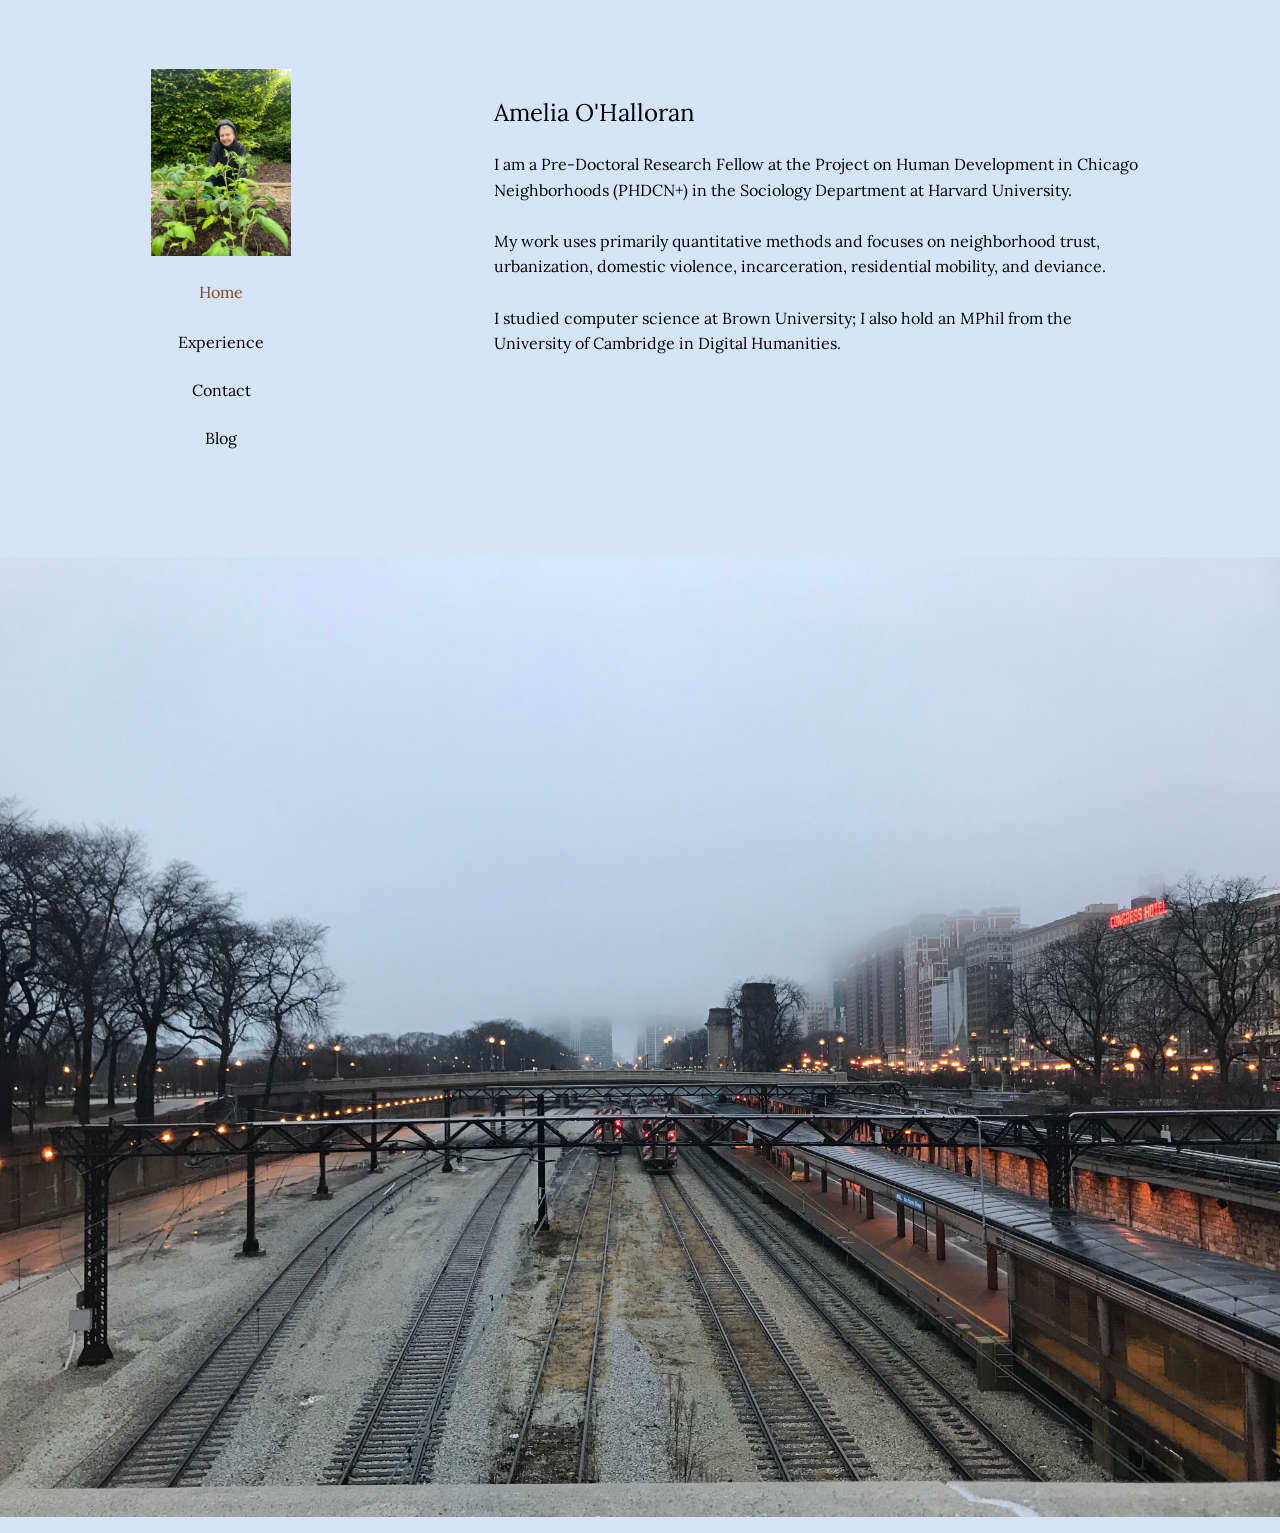
<file: index.html>
<!DOCTYPE html>
<html lang="en">
<head>
  <meta charset="UTF-8" />
  <meta name="viewport" content="width=device-width, initial-scale=1.0" />
  <title>Amelia O'Halloran</title>
  <link rel="stylesheet" href="/style.css">
</head>
<body>
  <div class="container">
    <aside class="sidebar">
      <img src="photo.jpg" alt="Amelia O'Halloran">
      <nav id="site-nav"></nav>
    </aside>

    <main>
      <section id="home" class="active">
        <h2>Amelia O'Halloran</h2>
        <p>
          I am a Pre-Doctoral Research Fellow at the Project on Human Development in Chicago Neighborhoods (PHDCN+) in the Sociology Department at Harvard University. 
          <br>
          <br>
          My work uses primarily quantitative methods and focuses on neighborhood trust, urbanization, domestic violence, incarceration, residential mobility, and deviance. 
          <br>
          <br>
          I studied computer science at Brown University; I also hold an MPhil from the University of Cambridge in Digital Humanities.
          

          
          

        </p>
      </section>

      <section id="experience">
        <h2>Employment</h2>
        <div class="item">
          <h3>Pre-Doctoral Research Fellow</h3>
          <h4>Harvard University Sociology Department: July 2024 - Present</h4>
          <p>I work as a Pre-Doctoral Fellow with Professor Robert Sampson on the Project for Human Development in Chicago Neighborhoods (PHDCN+). I worked closely with Professor Sampson on his upcoming book, Marked by Time (2026), including creating figures, editing chapters, and writing sections of the manuscript. I also contributed to and edited multiple published papers, gathered and analyzed data from multiple sources (PHDCN+ survey data, CDC data, Chicago Police Department data), and wrote grant reports and proposals. I am an organizer of Harvard's Urban Data Lab within the Sociology Department.</p>
        </div>
        <div class="item">
          <h3>Researcher</h3>
          <h4>University of Cambridge's Minderoo Centre for Technology and Democracy: October 2023 - July 2024</h4>
          <p>I worked as a Researcher with Sociology professor Gina Neff at the University of Cambridge. I performed expert interviews and literature reviews to write a whitepaper on AI risks for Responsible AI UK. I also independently led a research project mapping global Responsible AI groups to develop collaborative ties.</p>
        </div>
        <div class="item no-border">
          <h3>Digital Business Analyst</h3>
          <h4>McKinsey & Company: August 2021 – May 2023 </h4>
          <p>I focused on uplifting organizations’ cybersecurity, trust, and privacy, including the following projects:
            <ul>
              <li>Designated team lead, managing a team of analysts to develop and facilitate a cybersecurity strategy workshop for 15+ CISOs of major medical organizations.</li>
              <li>Guided a Taiwanese electronics manufacturer to implement cybersecurity initiatives to uplift customer safety. Wrote cybersecurity and privacy standards and procedures in English and Mandarin.</li>
              <li>Guided a leading global bank through a regulatory response to a federal cybersecurity inquiry.</li>
            </ul>
          </p>
        </div>
        <hr class="section-divider">

        <h2>Education</h2>
        <div class="item">
          <h3>Brown University</h3>
          <h4>B.Sc., Computer Science and East Asian Studies (double major): September 2017 – May 2021</h4>
        </div>
        <div class="item">
          <h3>University of Cambridge</h3>
          <h4>MPhil, Digital Humanities: September 2023 – May 2024</h4>
        </div>
      </section>

      <section id="projects">
        <h2>Projects</h2>
        <div class="item">
          <h3>Mapping Residential Mobility among PHDCN+ participants</h3>
          <h4>Created as a Pre-Doctoral Research Fellow with the Project on Human Development in Chicago Neighborhoods (PHDCN+)</h4>
          <p>Animated map of the residential mobility of PHDCN+ participants, from 1995 to 2024, based on survey waves, built using R.</p>
        <div class="more-text" style="display:none;">
          <p>
            Also presented on the <a href="https://sites.harvard.edu/phdcn/">PHDCN+ homepage.</a>
          </p>
          <img src="animated_map_Nov_11_2024.gif" alt="Animated map of PHDCN+ Participant residential movement" style="max-width:100%; margin-top:10px;">
        </div>
        <button class="see-more" data-open="false">See more</button>
      </div>
        <div class="item">
          <h3>Privacy Caselaw in the US and UK</h3>
          <h4>Created as part of the MPhil in Digital Humanities at the University of Cambridge</h4>
          <p>Textual analysis of privacy-related caselaw in the US and the UK, performed using Python and R. Full data pipeline and code can be found <a href="https://github.com/ameliaohalloran7/privacy-caselaw">here</a>.</p>
        <div class="more-text" style="display:none;">
          <p>
            I conducted a "distant reading" of privacy-related caselaw, first by using Python to extract the text of all cases from the US Supreme Court and the UK Supreme Court (or the UK House of Lords prior to 2009), then by using R to perform keyword-in-context analyses. The two figures below are sample outputs of this analysis, wherein I focus on the keywords of privacy-related caselaw in one country that are unique to privacy-related cases as opposed to non-privacy-related cases. This allows us to compare the privacy-specific topics and themes across the two jurisdictions, finding that the US had a more technological bent to privacy cases, whereas the UK's privacy orientation was typically that of journalistic and media-related questions. If you are interested in the additional outcomes of this analysis, such as the partisan nature of privacy in the US or the most common precedents invoked across jurisdictions, please email me.  
          </p>
          <p>
          <img src="caselaw_1.png" alt="Words that were most unique to privacy-related cases in the UK" style="max-width:100%; margin-top:10px;">
        </p>
          <p>
            <img src="caselaw_2.png" alt="Words that were most unique to privacy-related cases in the UK" style="max-width:100%; margin-top:10px;">
          </p>
        </div>
        <button class="see-more" data-open="false">See more</button>
      </div>

        
      

        <div class="item">
          <h3>More projects coming soon!</h3>
          
        </div>
      </section>

      <section id="contact">
        <h2>Contact</h2>
        <p>Email: <a href="mailto:ameliaohalloran7@gmail.com">ameliaohalloran7@gmail.com</a></p>
      </section>

      <footer></footer>
    </main>
  </div>

  <script src="/nav.js"></script>
  <script>
    // nav.js runs synchronously and has already populated #site-nav
    const buttons = document.querySelectorAll('.tab-button');
    const sections = document.querySelectorAll('section');

    buttons.forEach(button => {
      button.addEventListener('click', () => {
        buttons.forEach(btn => btn.classList.remove('active'));
        button.classList.add('active');

        const target = button.dataset.tab;
        sections.forEach(section => {
          section.classList.toggle('active', section.id === target);
        });

        document.querySelector('main').scrollTo({ top: 0, behavior: 'smooth' });
      });
    });

    const initialHash = window.location.hash.slice(1);
    if (initialHash) {
      const hashButton = document.querySelector(`.tab-button[data-tab="${initialHash}"]`);
      if (hashButton) hashButton.click();
    }
  </script>
  <script>
  const expandButtons = document.querySelectorAll(".see-more");

  expandButtons.forEach(btn => {
    btn.addEventListener("click", () => {
      const moreText = btn.previousElementSibling; 
      const isOpen = btn.getAttribute("data-open") === "true";

      if (isOpen) {
        moreText.style.display = "none";
        btn.textContent = "See more";
        btn.setAttribute("data-open", "false");
      } else {
        moreText.style.display = "block";
        btn.textContent = "See less";
        btn.setAttribute("data-open", "true");
      }
    });
  });
</script>
<img src="IMG_7152.jpg" alt="Decorative bottom photo" class="bottom-photo">


</body>
</html>
</file>
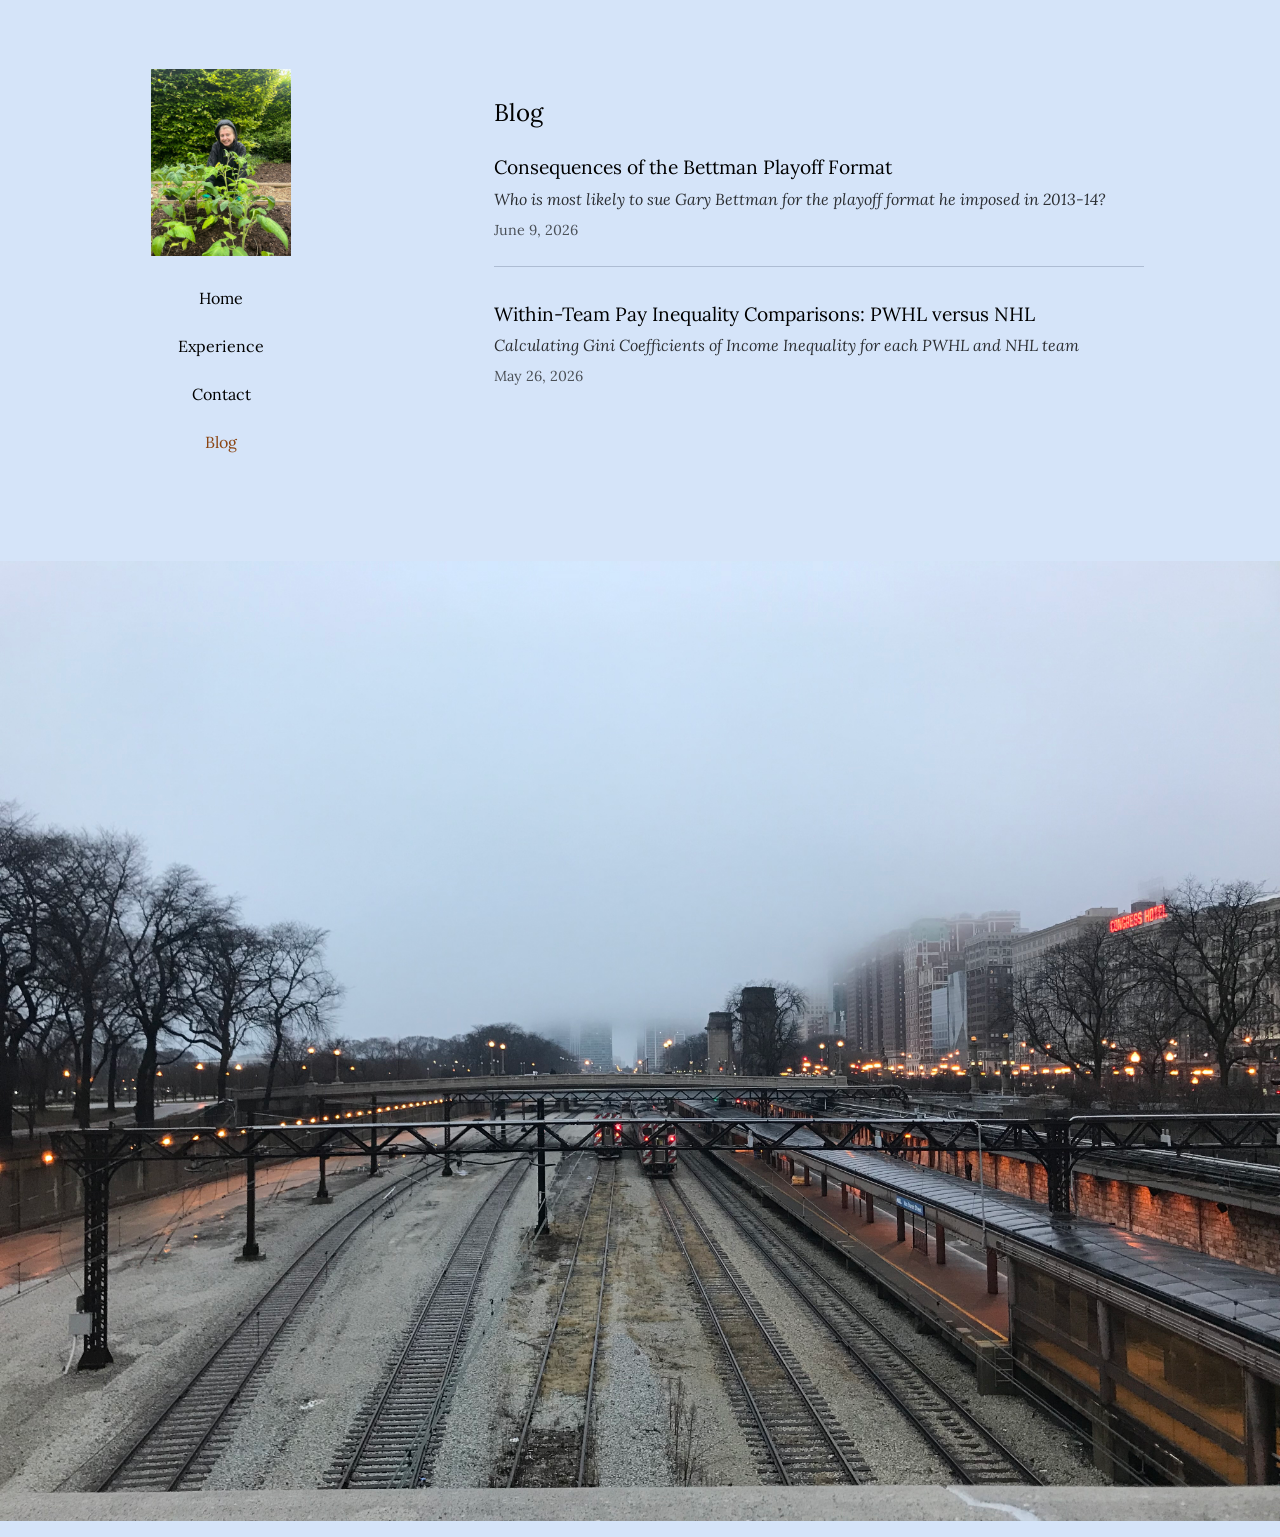
<file: blog/index.html>
<!DOCTYPE html>
<html lang="en">
<head>
  <meta charset="UTF-8" />
  <meta name="viewport" content="width=device-width, initial-scale=1.0" />
  <title>Blog – Amelia O'Halloran</title>
  <link rel="stylesheet" href="/style.css">
</head>
<body>
  <div class="container">
    <aside class="sidebar">
      <a href="/"><img src="/photo.jpg" alt="Amelia O'Halloran"></a>
      <nav id="site-nav"></nav>
    </aside>

    <main>
      <h2>Blog</h2>

      <!-- Add new posts here, most recent first. Copy the block below. -->
      <div class="post-item">
        <h3><a href="/blog/2/">Consequences of the Bettman Playoff Format</a></h3>
        <h4>Who is most likely to sue Gary Bettman for the playoff format he imposed in 2013-14?</h4>
        <p class="post-date">June 9, 2026</p>
      </div>

      <div class="post-item">
        <h3><a href="/blog/1/">Within-Team Pay Inequality Comparisons: PWHL versus NHL</a></h3>
        <h4>Calculating Gini Coefficients of Income Inequality for each PWHL and NHL team</h4>
        <p class="post-date">May 26, 2026</p>
      </div>

      <footer></footer>
    </main>
  </div>

  <script src="/nav.js"></script>
  <img src="/IMG_7152.jpg" alt="Decorative bottom photo" class="bottom-photo">
</body>
</html>
</file>
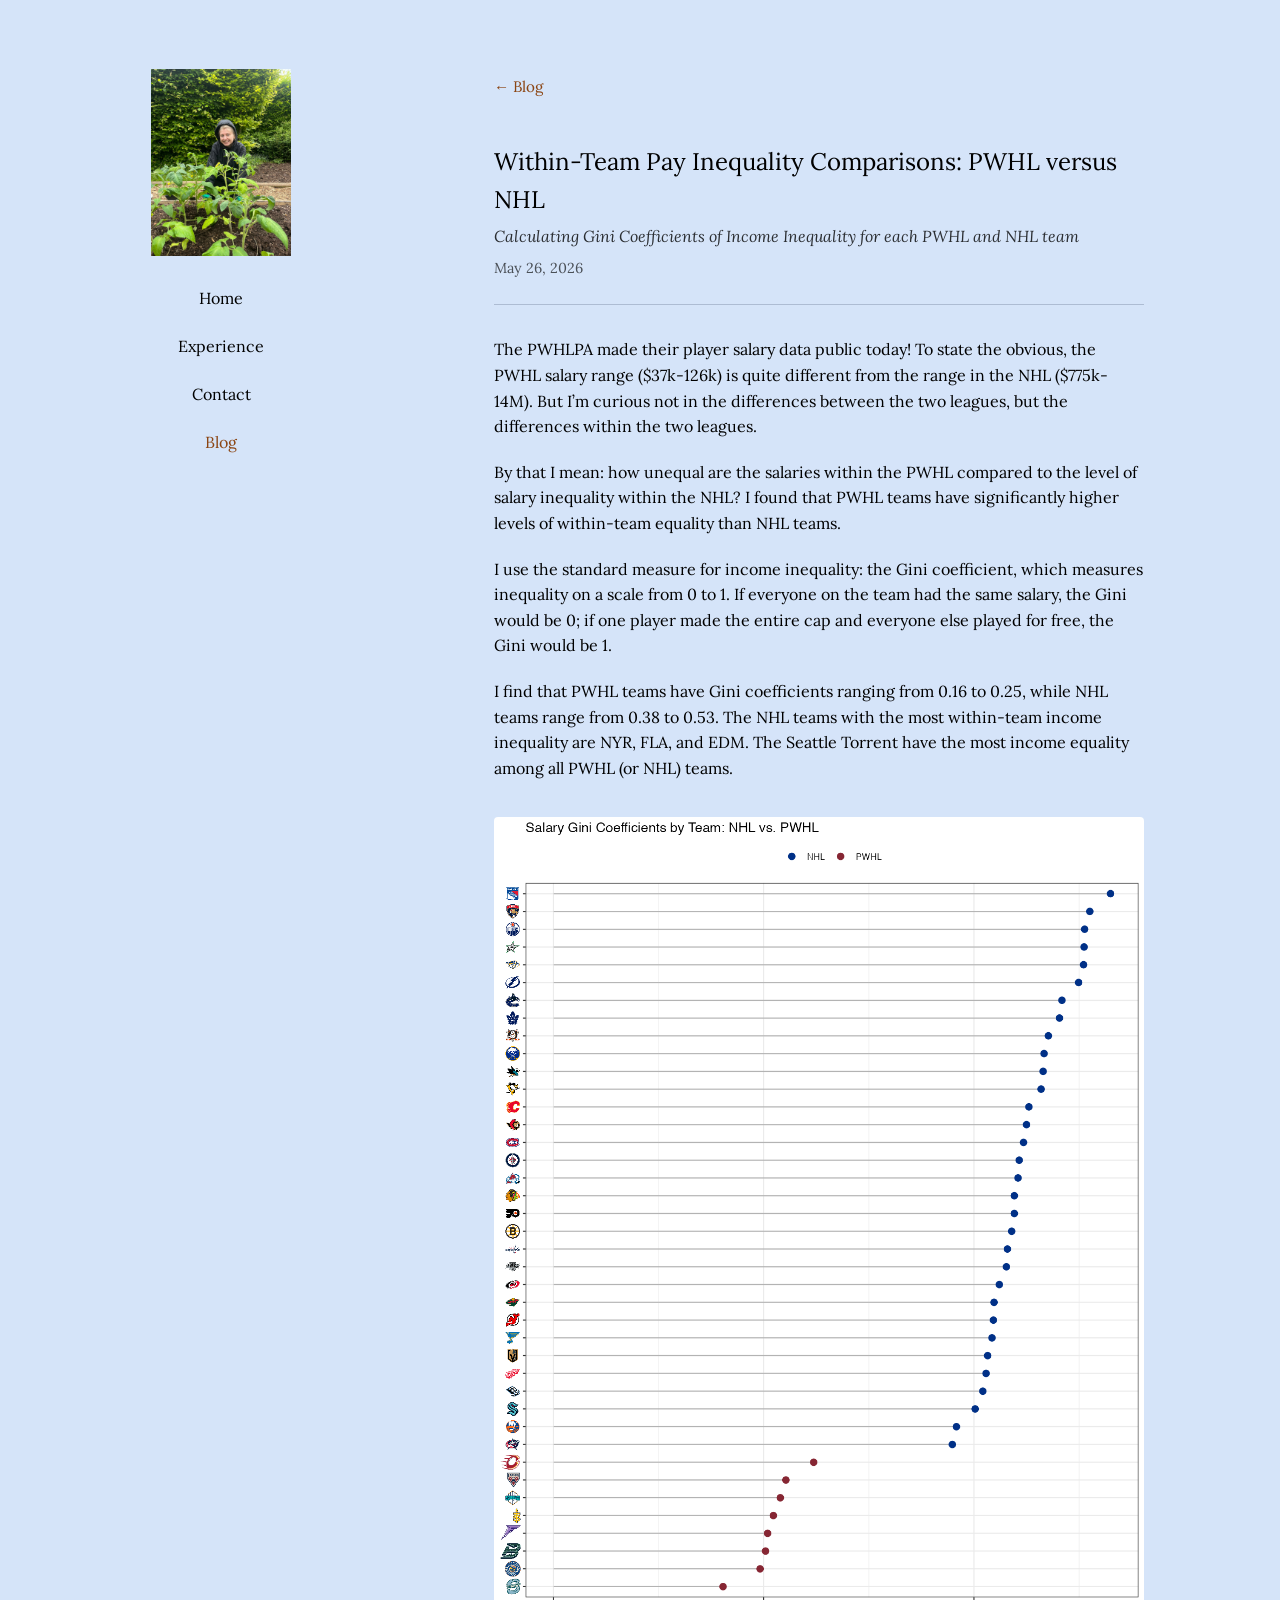
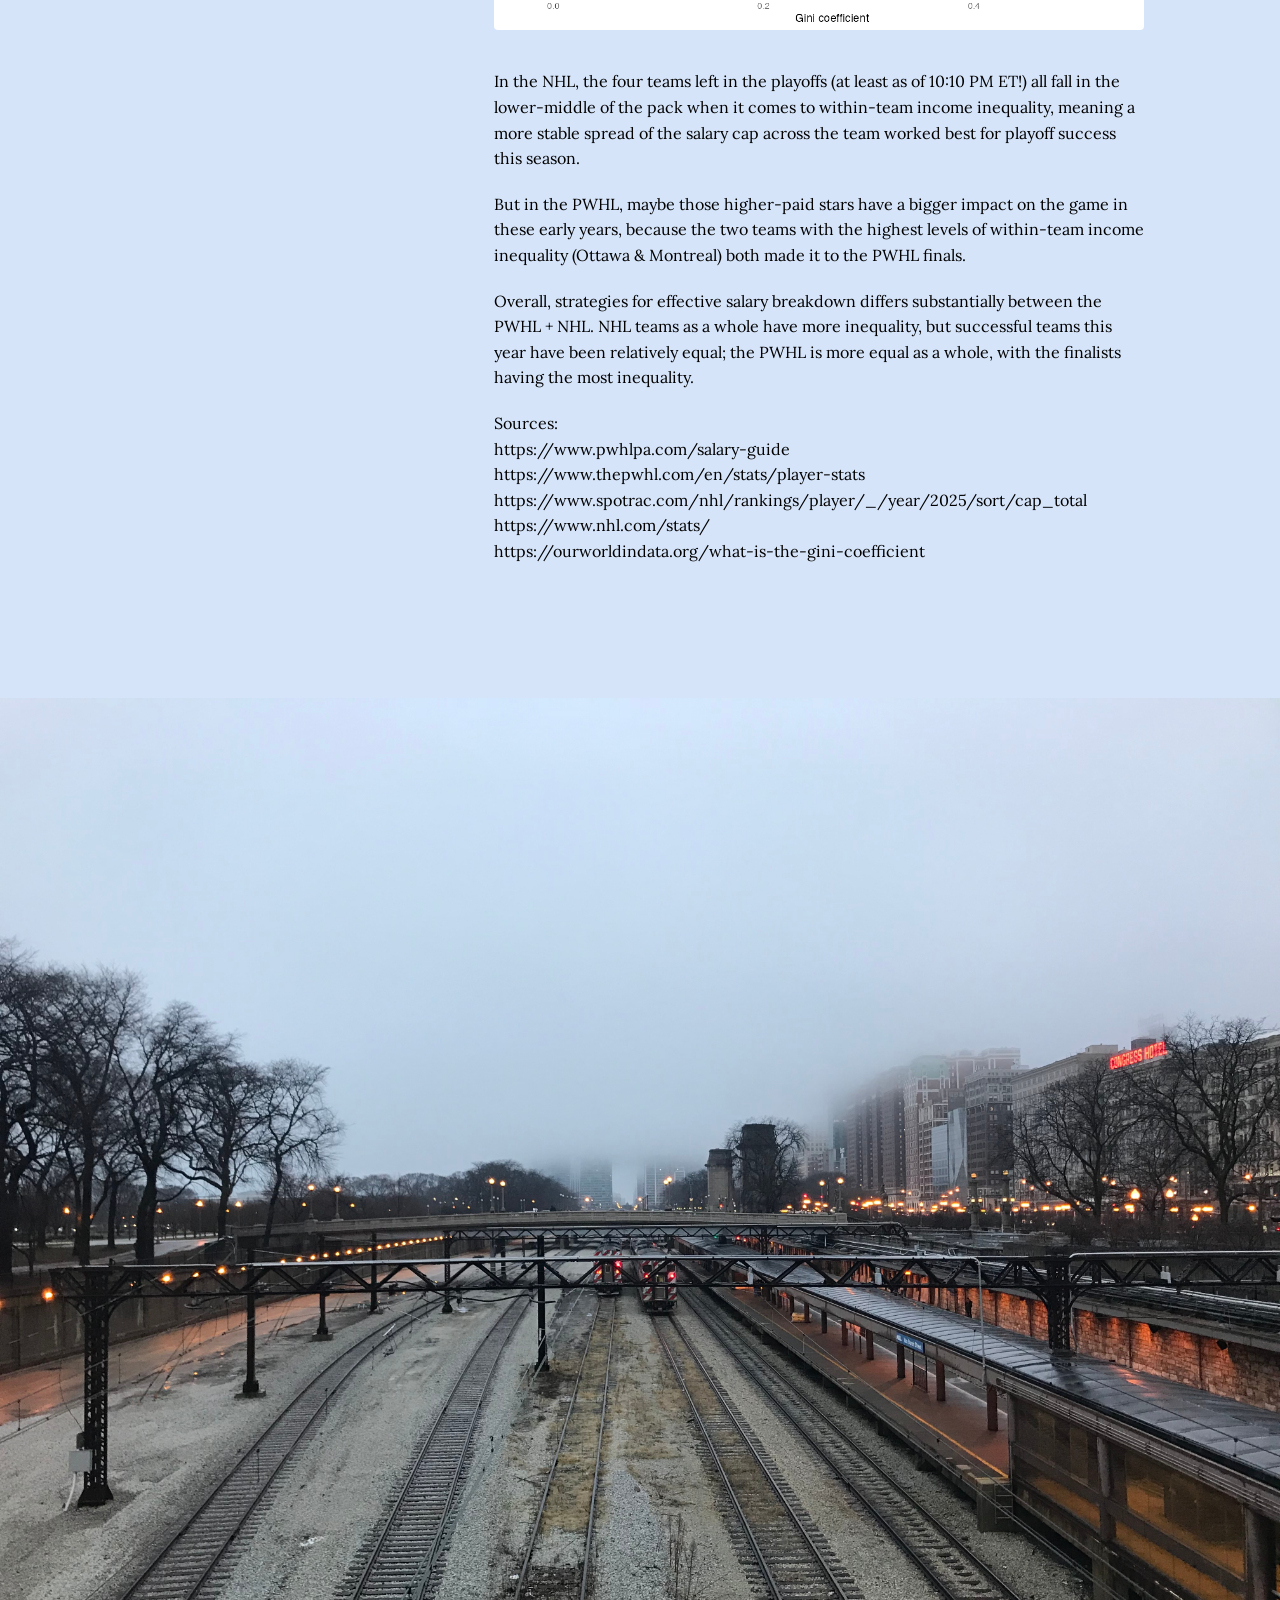
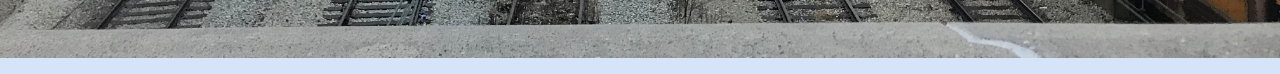
<file: blog/1/index.html>
<!DOCTYPE html>
<html lang="en">
<head>
  <meta charset="UTF-8" />
  <meta name="viewport" content="width=device-width, initial-scale=1.0" />
  <title>Within-Team Income Inequality – Amelia O'Halloran</title>
  <link rel="stylesheet" href="/style.css">
</head>
<body>
  <div class="container">
    <aside class="sidebar">
      <a href="/"><img src="/photo.jpg" alt="Amelia O'Halloran"></a>
      <nav id="site-nav"></nav>
    </aside>

    <main>
      <a href="/blog/" class="back-link">← Blog</a>

      <div class="post-header">
        <h2>Within-Team Pay Inequality Comparisons: PWHL versus NHL</h2>
        <h3>Calculating Gini Coefficients of Income Inequality for each PWHL and NHL team</h3>
        <p class="post-date">May 26, 2026</p>
      </div>

      <div class="post-body">
        <p>The PWHLPA made their player salary data public today!
To state the obvious, the PWHL salary range ($37k-126k) is quite different from the range in the NHL ($775k-14M). But I’m curious not in the differences between the two leagues, but the differences within the two leagues.</p>
<p>By that I mean: how unequal are the salaries within the PWHL compared to the level of salary inequality within the NHL?

I found that PWHL teams have significantly higher levels of within-team equality than NHL teams.</p>
<p>I use the standard measure for income inequality: the Gini coefficient, which measures inequality on a scale from 0 to 1. If everyone on the team had the same salary, the Gini would be 0; if one player made the entire  cap and everyone else played for free, the Gini would be 1.
</p>
<p>I find that PWHL teams have Gini coefficients ranging from 0.16 to 0.25, while NHL teams range from 0.38 to 0.53.
The NHL teams with the most within-team income inequality are NYR, FLA, and EDM. The Seattle Torrent have the most income equality among all PWHL (or NHL) teams.</p>
<img src="gini.png">
<p>In the NHL, the four teams left in the playoffs (at least as of 10:10 PM ET!) all fall in the lower-middle of the pack when it comes to within-team income inequality, meaning a more stable spread of the salary cap across the team worked best for playoff success this season.</p>
<p>But in the PWHL, maybe those higher-paid stars have a bigger impact on the game in these early years, because the two teams with the highest levels of within-team income inequality (Ottawa & Montreal) both made it to the PWHL finals.</p>
<p>Overall, strategies for effective salary breakdown differs substantially between the PWHL + NHL. NHL teams as a whole have more inequality, but successful teams this year have been relatively equal; the PWHL is more equal as a whole, with the finalists having the most inequality.
</p>
<p>
  
Sources: <br>
https://www.pwhlpa.com/salary-guide <br>
https://www.thepwhl.com/en/stats/player-stats <br>
https://www.spotrac.com/nhl/rankings/player/_/year/2025/sort/cap_total <br>
https://www.nhl.com/stats/ <br>
https://ourworldindata.org/what-is-the-gini-coefficient <br>



</p>
      </div>

      <footer></footer>
    </main>
  </div>

  <script src="/nav.js"></script>
  <img src="/IMG_7152.jpg" alt="Decorative bottom photo" class="bottom-photo">
</body>
</html>
</file>
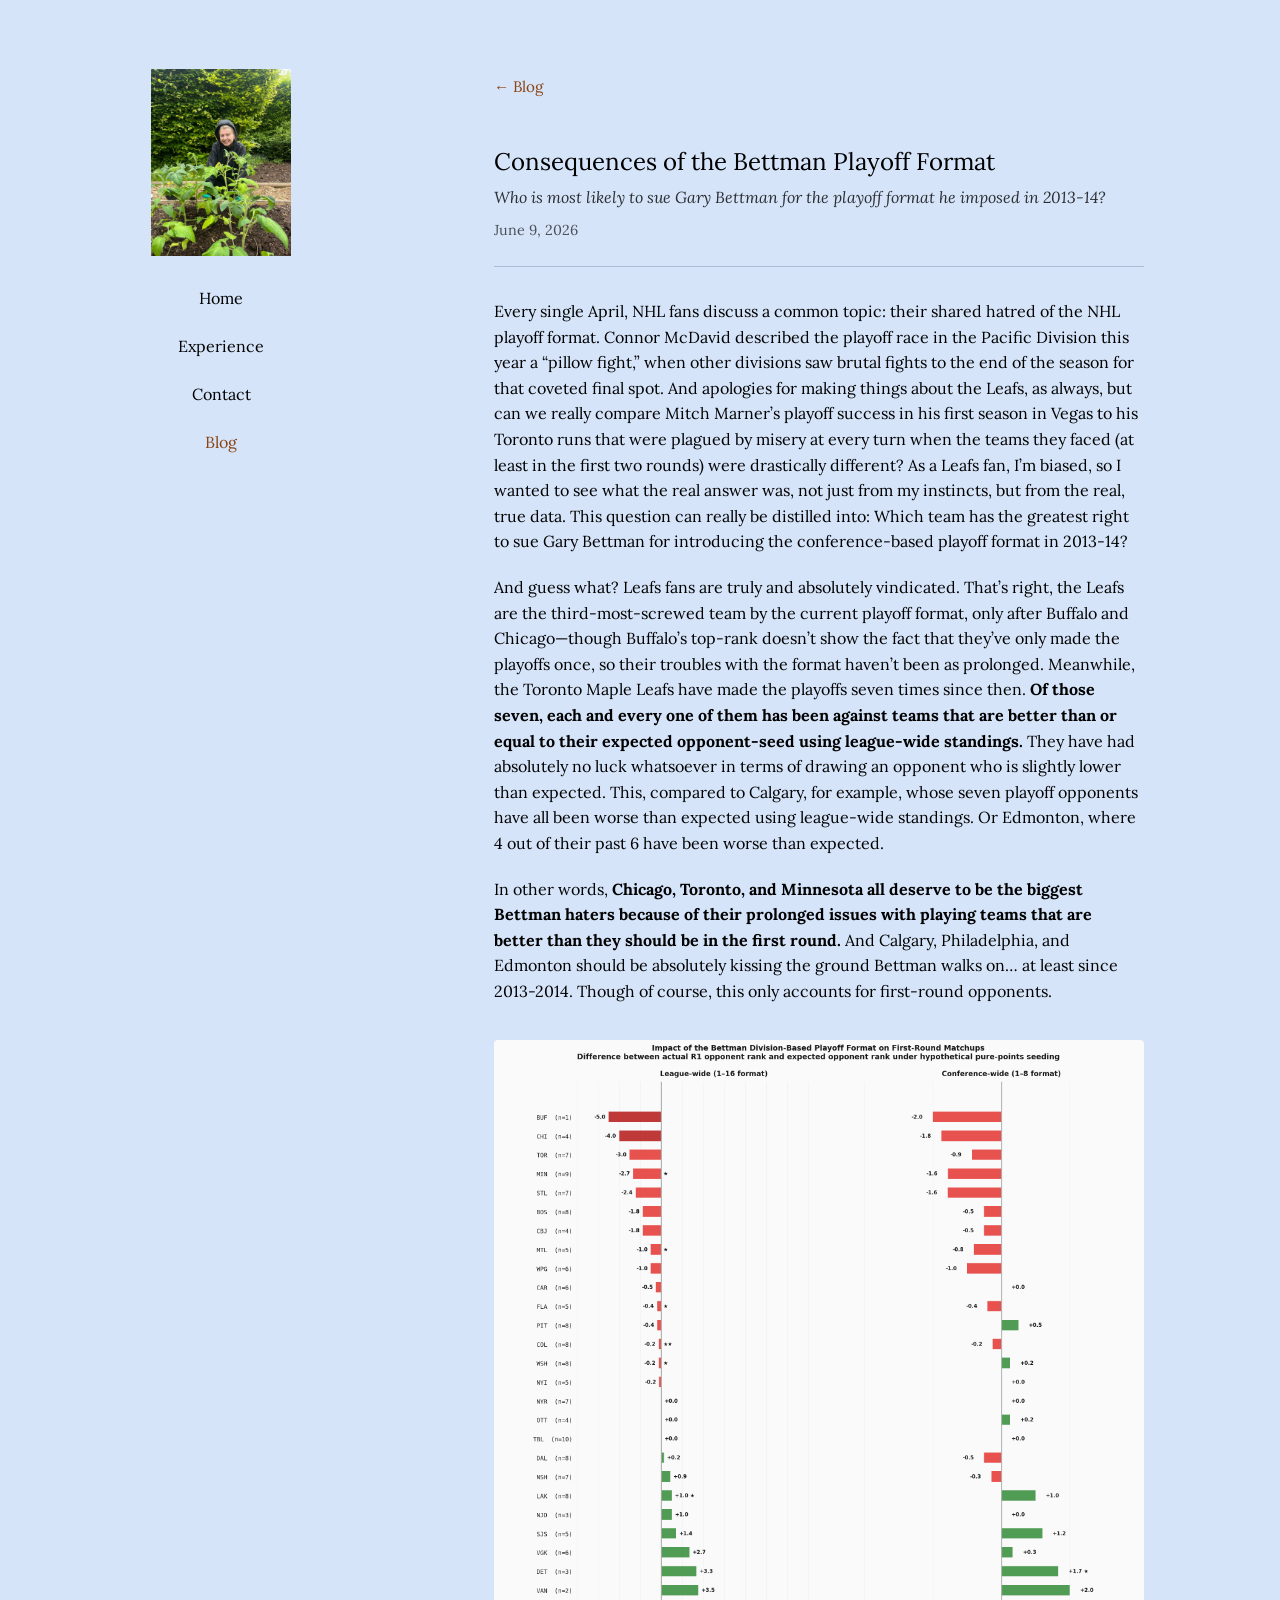
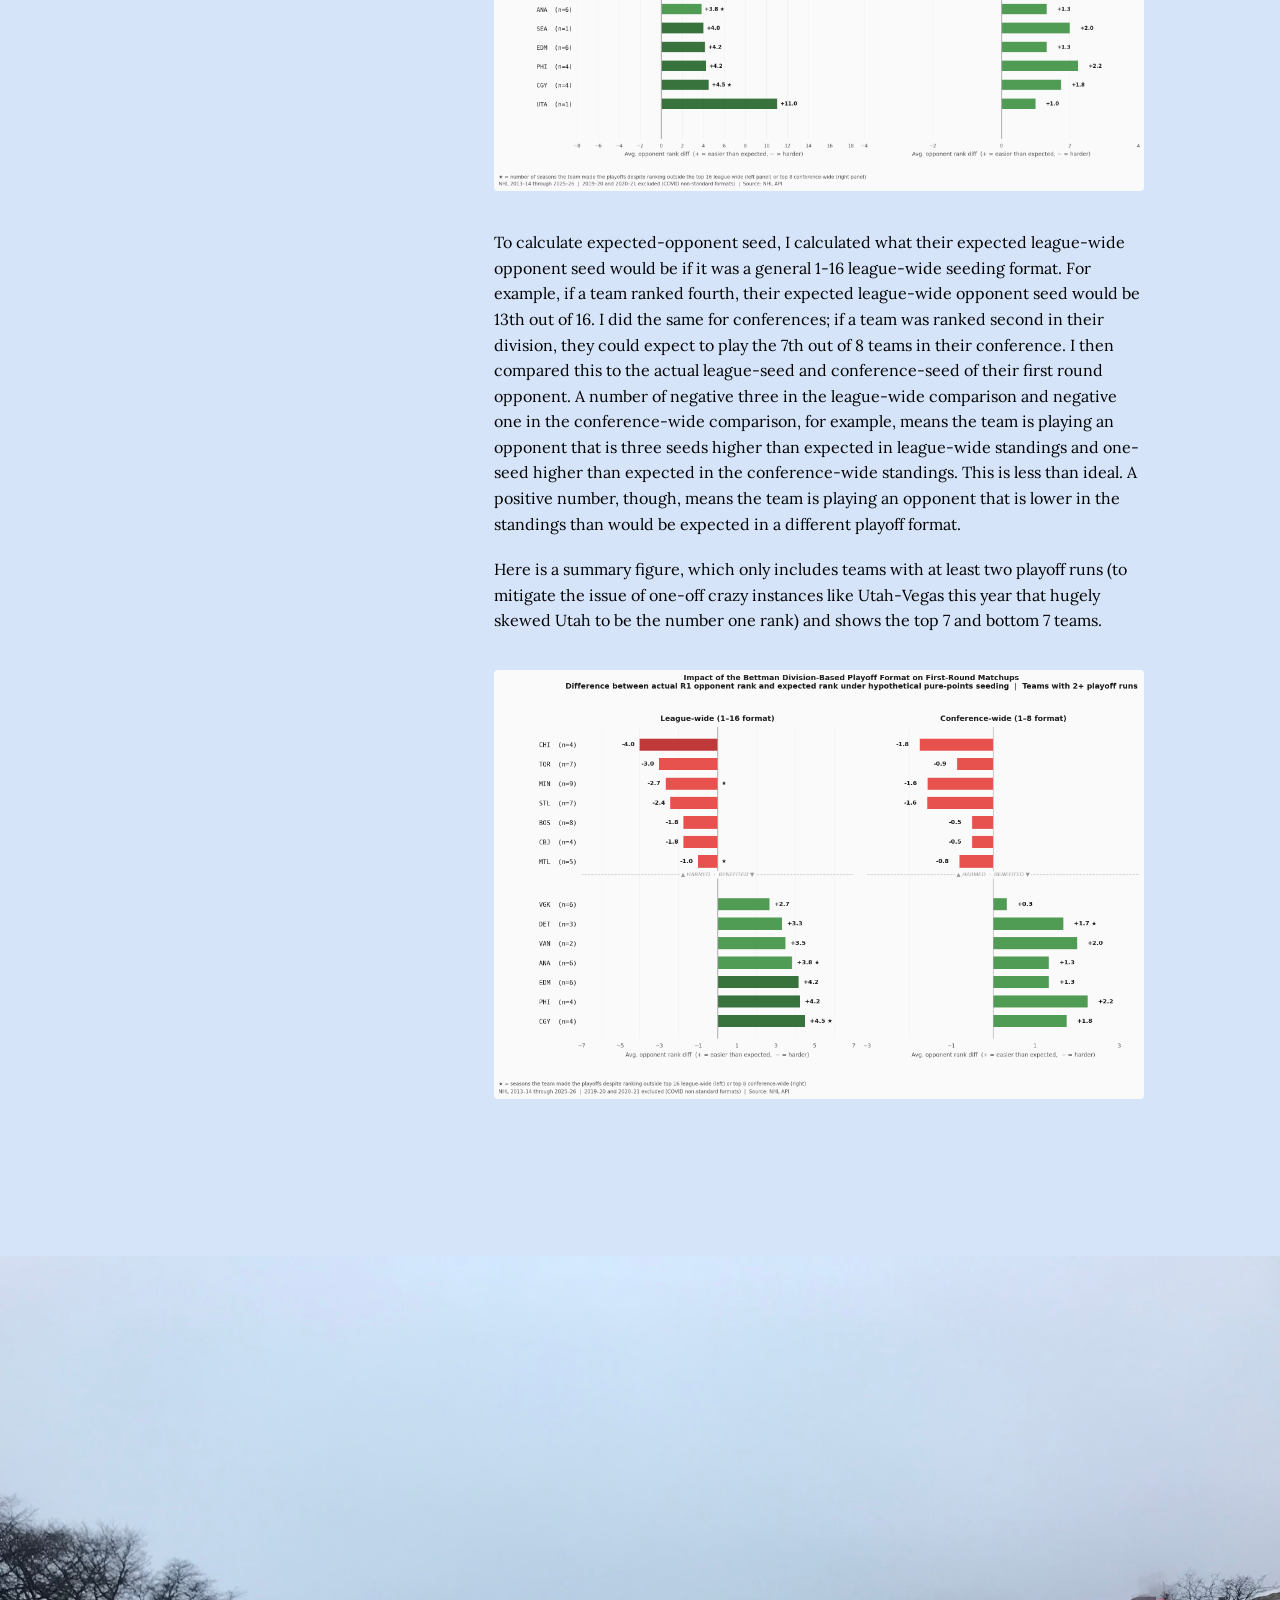
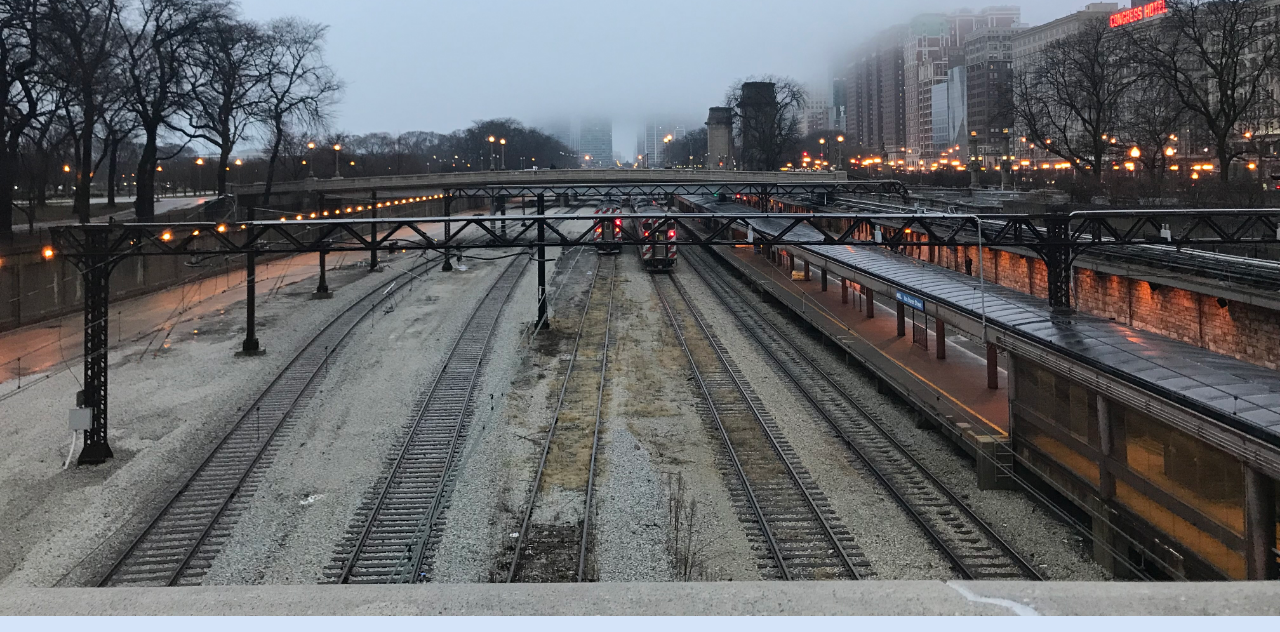
<file: blog/2/index.html>
<!DOCTYPE html>
<html lang="en">
<head>
  <meta charset="UTF-8" />
  <meta name="viewport" content="width=device-width, initial-scale=1.0" />
  <title>Bettman Playoff Haters – Amelia O'Halloran</title>
  <link rel="stylesheet" href="/style.css">
</head>
<body>
  <div class="container">
    <aside class="sidebar">
      <a href="/"><img src="/photo.jpg" alt="Amelia O'Halloran"></a>
      <nav id="site-nav"></nav>
    </aside>

    <main>
      <a href="/blog/" class="back-link">← Blog</a>

      <div class="post-header">
        <h2>Consequences of the Bettman Playoff Format</h2>
        <h3>Who is most likely to sue Gary Bettman for the playoff format he imposed in 2013-14?</h3>
        <p class="post-date">June 9, 2026</p>
      </div>

      <div class="post-body">
        <p>
          Every single April, NHL fans discuss a common topic: their shared hatred of the NHL playoff format. Connor McDavid described the playoff race in the Pacific Division this year a “pillow fight,” when other divisions saw brutal fights to the end of the season for that coveted final spot. And apologies for making things about the Leafs, as always, but can we really compare Mitch Marner’s playoff success in his first season in Vegas to his Toronto runs that were plagued by misery at every turn when the teams they faced (at least in the first two rounds) were drastically different? As a Leafs fan, I’m biased, so I wanted to see what the real answer was, not just from my instincts, but from the real, true data. This question can really be distilled into: Which team has the greatest right to sue Gary Bettman for introducing the conference-based playoff format in 2013-14? </p>
<p>
And guess what? Leafs fans are truly and absolutely vindicated. That’s right, the Leafs are the third-most-screwed team by the current playoff format, only after Buffalo and Chicago—though Buffalo’s top-rank doesn’t show the fact that they’ve only made the playoffs once, so their troubles with the format haven’t been as prolonged. Meanwhile, the Toronto Maple Leafs have made the playoffs seven times since then. <strong>Of those seven, each and every one of them has been against teams that are better than or equal to their expected opponent-seed using league-wide standings.</strong> They have had absolutely no luck whatsoever in terms of drawing an opponent who is slightly lower than expected. This, compared to Calgary, for example, whose seven playoff opponents have all been worse than expected using league-wide standings. Or Edmonton, where 4 out of their past 6 have been worse than expected. </p>
<p>
In other words, <strong>Chicago, Toronto, and Minnesota all deserve to be the biggest Bettman haters because of their prolonged issues with playing teams that are better than they should be in the first round.</strong> And Calgary, Philadelphia, and Edmonton should be absolutely kissing the ground Bettman walks on… at least since 2013-2014. Though of course, this only accounts for first-round opponents. </p>
<img src="bettman_all32.png">
<p>
To calculate expected-opponent seed, I calculated what their expected league-wide opponent seed would be if it was a general 1-16 league-wide seeding format. For example, if a team ranked fourth, their expected league-wide opponent seed would be 13th out of 16. I did the same for conferences; if a team was ranked second in their division, they could expect to play the 7th out of 8 teams in their conference. I then compared this to the actual league-seed and conference-seed of their first round opponent. A number of negative three in the league-wide comparison and negative one in the conference-wide comparison, for example, means the team is playing an opponent that is three seeds higher than expected in league-wide standings and one-seed higher than expected in the conference-wide standings. This is less than ideal. A positive number, though, means the team is playing an opponent that is lower in the standings than would be expected in a different playoff format.  
</p>
<p>
Here is a summary figure, which only includes teams with at least two playoff runs (to mitigate the issue of one-off crazy instances like Utah-Vegas this year that hugely skewed Utah to be the number one rank) and shows the top 7 and bottom 7 teams.
</p>
<img src="bettman_social.png">

        

</p>
      </div>

      <footer></footer>
    </main>
  </div>

  <script src="/nav.js"></script>
  <img src="/IMG_7152.jpg" alt="Decorative bottom photo" class="bottom-photo">
</body>
</html>
</file>
<file: style.css>
@import url('https://fonts.googleapis.com/css2?family=Lora:ital,wght@0,400;0,500;1,400&display=swap');

/* ── Base ──────────────────────────────────────────────────────────────────── */

html {
  overflow-y: scroll;
}

body {
  margin: 0;
  font-family: 'Lora', serif;
  background-color: #D5E4F9;
  display: block;
  flex-direction: column;
  min-height: 100vh;
  align-items: flex-start;
  justify-content: center;
}

h1, h2, h3 {
  font-weight: normal;
}

a {
  color: #8B4513;
  text-decoration: none;
}

a:hover {
  color: #5C2E0C;
  text-decoration: underline;
}

footer {
  text-align: center;
  margin-top: 3rem;
  font-size: 0.9rem;
  opacity: 0.8;
}

/* ── Layout ────────────────────────────────────────────────────────────────── */

.container {
  display: flex;
  width: 100%;
  align-items: stretch;
  margin-top: 5vh;
}

.sidebar {
  width: 250px;
  display: flex;
  flex-direction: column;
  align-items: center;
  padding: 1.5rem 1rem;
  margin-left: 80px;
  flex-shrink: 0;
  justify-content: flex-start;
  position: sticky;
  top: 5vh;
  height: auto;
  margin-bottom: 5vh;
}

.sidebar img {
  width: 140px;
  object-fit: cover;
  margin-bottom: 1.25rem;
  border: none;
}

.sidebar nav {
  display: flex;
  flex-direction: column;
  gap: 0.75rem;
  width: 100%;
  text-align: center;
}

main {
  width: 650px;
  max-width: 650px;
  line-height: 1.6;
  padding: 1.8rem 2rem 0.5rem 2rem;
  overflow: visible;
  display: block;
  flex-direction: column;
  justify-content: flex-start;
  margin-left: 100px;
  margin-bottom: 5vh;
  min-height: 100%;
}

.bottom-photo {
  display: block;
  max-width: 100%;
  height: auto;
  margin: 2rem auto 1rem auto;
}

/* ── Navigation ────────────────────────────────────────────────────────────── */

.sidebar button {
  background-color: transparent;
  border: none;
  font-family: inherit;
  font-size: 1rem;
  cursor: pointer;
  padding: 0.5rem 1rem;
  width: 100%;
  max-width: 160px;
  margin: 0 auto;
  transition: all 0.3s ease;
}

.sidebar button:hover,
.sidebar button.active {
  background-color: transparent;
  color: #8B4513;
  transform: translateY(-2px);
}

.nav-link {
  display: block;
  background-color: transparent;
  font-family: inherit;
  font-size: 1rem;
  color: inherit;
  cursor: pointer;
  padding: 0.5rem 1rem;
  width: 100%;
  max-width: 160px;
  margin: 0 auto;
  text-align: center;
  transition: all 0.3s ease;
  text-decoration: none;
}

.nav-link:hover {
  color: #8B4513;
  transform: translateY(-2px);
  text-decoration: none;
}

.nav-link.active {
  color: #8B4513;
}

/* ── Main page: tabs ───────────────────────────────────────────────────────── */

section {
  display: none;
}

section.active {
  display: block;
}

.section-divider {
  border: none;
  border-top: 3px solid #0a1a3c;
  margin: 2rem 0;
  opacity: 0.4;
}

/* ── Main page: experience/projects items ──────────────────────────────────── */

.item {
  margin-bottom: 2rem;
  padding-bottom: 1.5rem;
  border-bottom: 1px solid #0a1a3c33;
}

.item:last-of-type {
  border-bottom: none;
  padding-bottom: 0;
}

.item h3 {
  margin-bottom: 0.25rem;
  font-size: 1.2rem;
}

.item h4 {
  margin: 0 0 0.5rem 0;
  font-size: 1rem;
  font-style: italic;
  font-weight: normal;
  opacity: 0.8;
}

.no-border {
  border-bottom: none !important;
  padding-bottom: 0;
}

.see-more {
  background: none;
  border: none;
  font-size: 1rem;
  font-family: inherit;
  color: #8B4513;
  cursor: pointer;
  text-decoration: none;
  padding: 0;
  margin-top: 0.5rem;
  font-style: italic;
}

.see-more:hover {
  color: #5C2E0C;
}

.more-text img {
  border-radius: 4px;
}

/* ── Blog listing ──────────────────────────────────────────────────────────── */

.post-item {
  margin-bottom: 2rem;
  padding-bottom: 1.5rem;
  border-bottom: 1px solid #0a1a3c33;
}

.post-item:last-of-type {
  border-bottom: none;
  padding-bottom: 0;
}

.post-item h3 {
  margin-bottom: 0.25rem;
  font-size: 1.2rem;
}

.post-item h3 a {
  color: inherit;
  text-decoration: none;
}

.post-item h3 a:hover {
  color: #8B4513;
  text-decoration: underline;
}

.post-item h4 {
  margin: 0 0 0.4rem 0;
  font-size: 1rem;
  font-style: italic;
  font-weight: normal;
  opacity: 0.8;
}

.post-date {
  margin: 0;
  font-size: 0.9rem;
  opacity: 0.65;
}

/* ── Blog post ─────────────────────────────────────────────────────────────── */

.back-link {
  display: inline-block;
  margin-bottom: 1.5rem;
  font-size: 0.95rem;
}

.post-header {
  margin-bottom: 2rem;
  padding-bottom: 1.5rem;
  border-bottom: 1px solid #0a1a3c33;
}

.post-header h2 {
  margin-bottom: 0.25rem;
}

.post-header h3 {
  margin: 0 0 0.5rem 0;
  font-size: 1rem;
  font-style: italic;
  font-weight: normal;
  opacity: 0.8;
}

.post-body p {
  margin-bottom: 1.25rem;
}

.post-body img {
  max-width: 100%;
  border-radius: 4px;
  margin: 1rem 0;
}

/* ── Responsive ────────────────────────────────────────────────────────────── */

@media (max-width: 800px) {
  body {
    flex-direction: column;
    justify-content: flex-start;
  }

  .container {
    flex-direction: column;
    margin-top: 0;
  }

  .sidebar {
    width: 100%;
    height: auto;
    flex-direction: row;
    justify-content: center;
    margin-left: 0;
    padding: 1rem;
    position: static;
  }

  main {
    width: 90%;
    max-width: 90%;
    margin: 1rem auto;
    padding: 2rem 1rem;
    height: auto;
    justify-content: flex-start;
    border-radius: 10px;
  }
}
</file>
